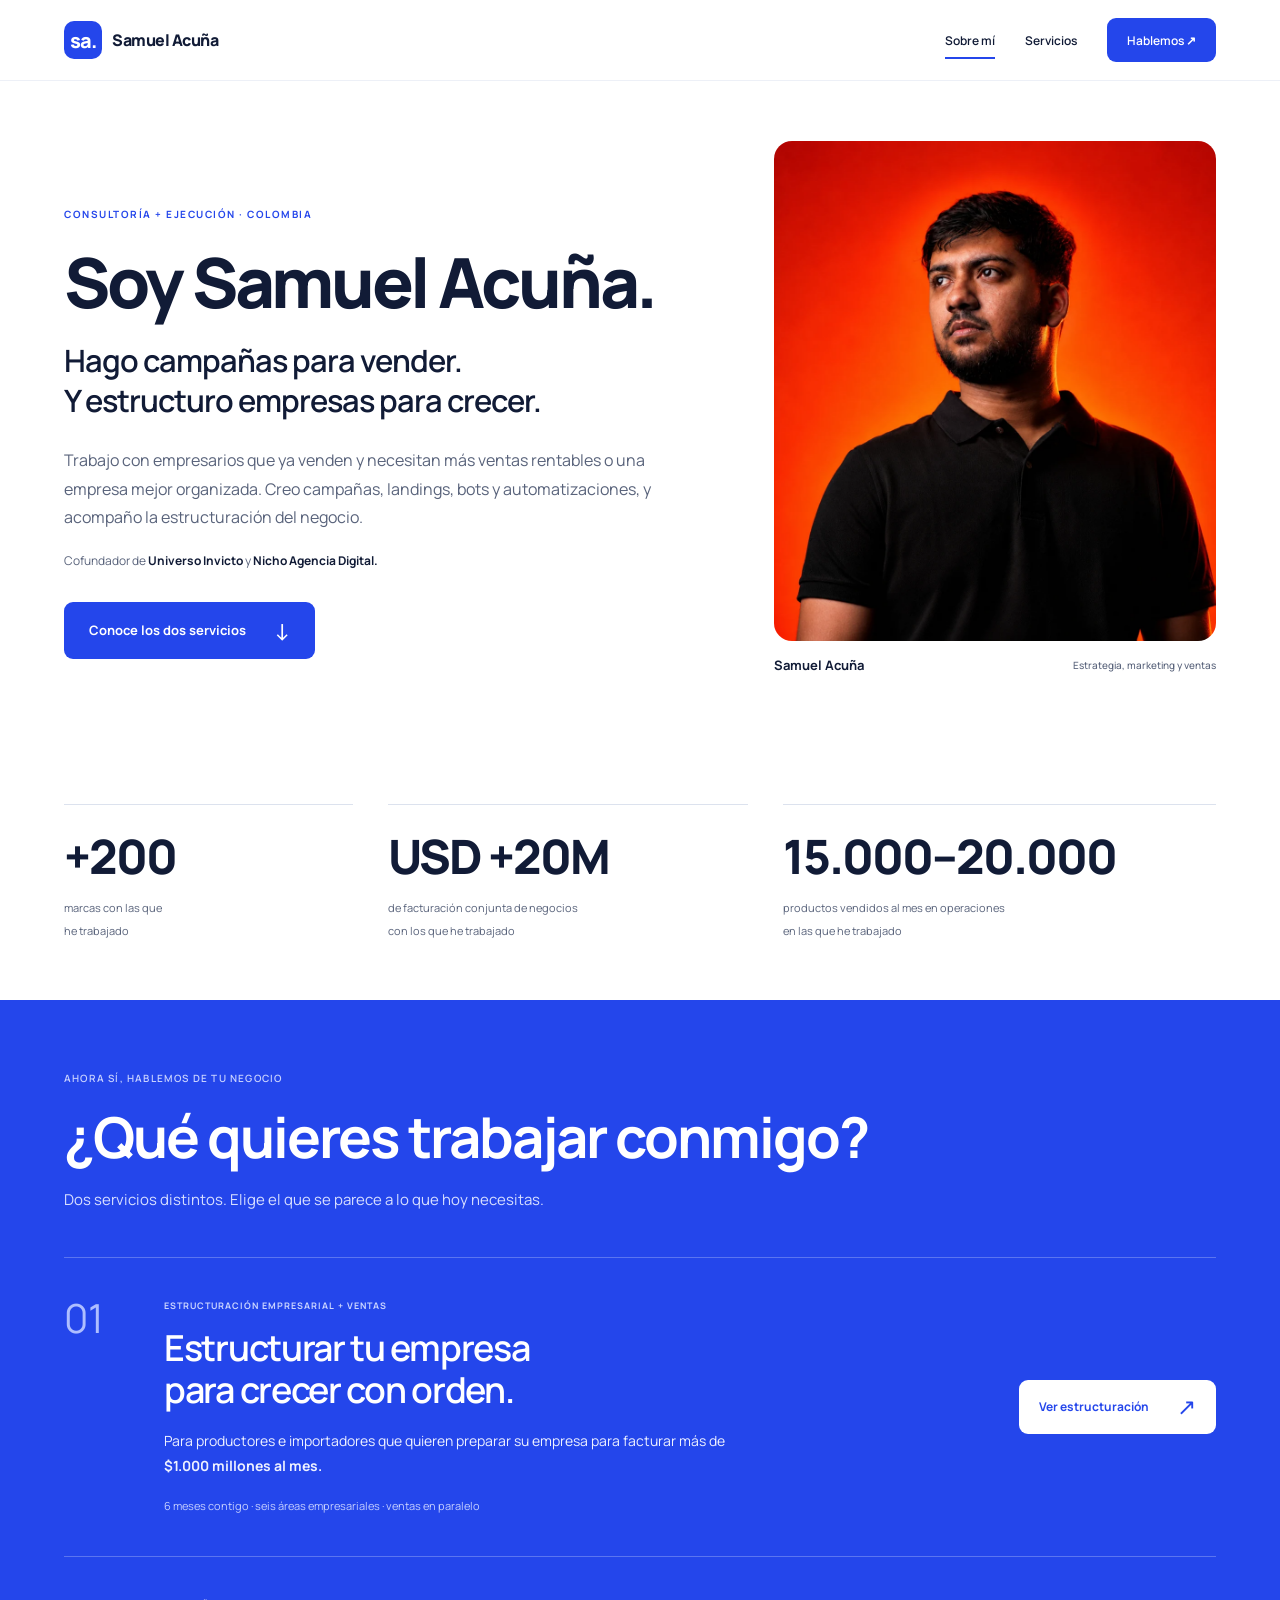
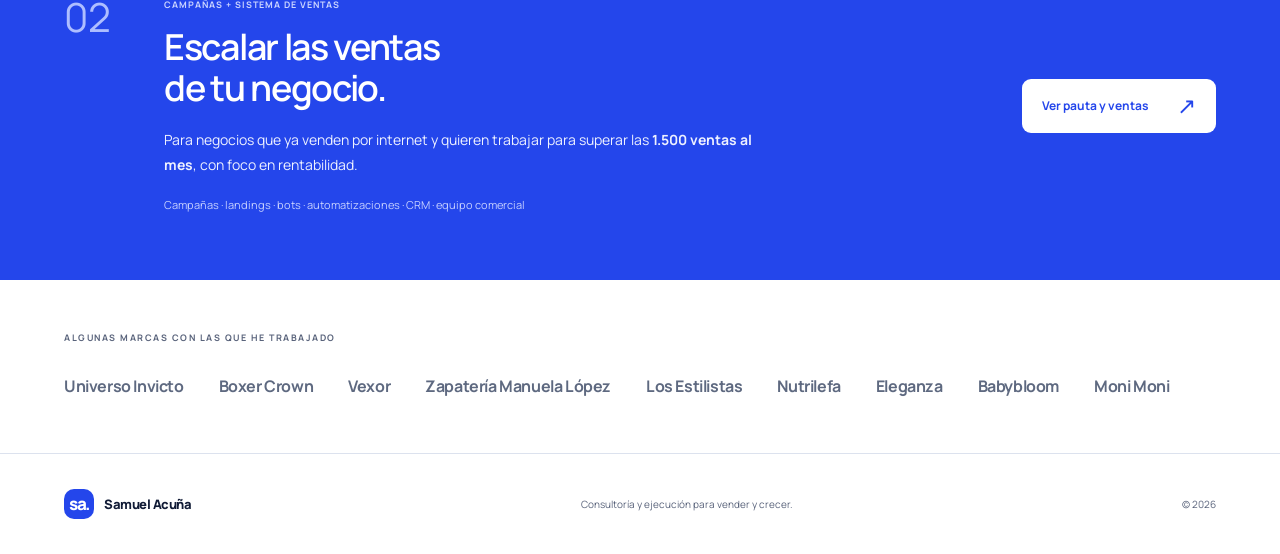
<file: index.html>
<!DOCTYPE html>

<html lang="es-CO">
<head>
<meta charset="utf-8"/><meta content="width=device-width, initial-scale=1" name="viewport"/>
<title>Samuel Acuña — Campañas, ventas y estructuración empresarial</title>
<meta content="Conoce a Samuel Acuña: campañas, landing pages, bots, automatizaciones y acompañamiento para estructurar empresas. Más de 200 marcas en su trayectoria." name="description"/>
<meta content="#2446eb" name="theme-color"/><meta content="website" property="og:type"/><meta content="es_CO" property="og:locale"/><meta content="¿Estructurar tu empresa o escalar tus ventas?" property="og:title"/><meta content="Elige tu camino: estructuración empresarial o pauta y sistema comercial para ventas rentables." property="og:description"/><meta content="https://Samuelacuna12.github.io/samuel-acuna-consultoria/social.png" property="og:image"/><meta content="https://samuelacuna12.github.io/samuel-acuna-consultoria/" property="og:url"/>
<meta content="summary_large_image" name="twitter:card"/><link href="https://Samuelacuna12.github.io/samuel-acuna-consultoria/" rel="canonical"/><link href="favicon.svg" rel="icon" type="image/svg+xml"/><link href="styles.css?v=azul-20261030" rel="stylesheet"/><script defer="" src="app.js?v=azul-20261030"></script>
</head>
<body class="new-design personal-home"><a class="skip" href="#contenido">Saltar al contenido</a><header class="header wrap"><a class="new-brand" href="index.html?v=azul-20261030"><span class="brand-monogram">sa.</span><span>Samuel Acuña</span></a><nav aria-label="Navegación principal"><a href="#presentacion">Sobre mí</a><a href="#servicios">Servicios</a><a class="header-talk" href="https://wa.me/573000357484?text=Hola%20Samuel.%20Quiero%20hablar%20de%20mi%20negocio." rel="noopener noreferrer" target="_blank">Hablemos ↗</a></nav></header><main id="contenido"><section class="intro-section wrap" id="presentacion"><div class="intro-copy"><span class="intro-eyebrow">CONSULTORÍA + EJECUCIÓN · COLOMBIA</span><h1>Soy Samuel Acuña.</h1><h2>Hago campañas para vender.<br/>Y estructuro empresas para crecer.</h2><p>Trabajo con empresarios que ya venden y necesitan más ventas rentables o una empresa mejor organizada. Creo campañas, landings, bots y automatizaciones, y acompaño la estructuración del negocio.</p><p class="founder-line">Cofundador de <strong>Universo Invicto</strong> y <strong>Nicho Agencia Digital.</strong></p><a class="button" href="#servicios">Conoce los dos servicios <span aria-hidden="true">↓</span></a></div><figure class="intro-photo"><img alt="Samuel Acuña" fetchpriority="high" height="1100" src="samuel-acuna.webp" width="1100"/><figcaption><span>Samuel Acuña</span><small>Estrategia, marketing y ventas</small></figcaption></figure></section><section aria-label="Mi trayectoria" class="intro-proof wrap"><div><strong>+200</strong><span>marcas con las que<br/>he trabajado</span></div><div><strong>USD +20M</strong><span>de facturación conjunta de negocios<br/>con los que he trabajado</span></div><div><strong>15.000–20.000</strong><span>productos vendidos al mes en operaciones<br/>en las que he trabajado</span></div></section><section class="service-choice" id="servicios"><div class="wrap"><div class="service-choice-heading"><span>AHORA SÍ, HABLEMOS DE TU NEGOCIO</span><h2>¿Qué quieres trabajar conmigo?</h2><p>Dos servicios distintos. Elige el que se parece a lo que hoy necesitas.</p></div><article class="service-row"><span class="service-index">01</span><div class="service-row-copy"><span class="service-type">ESTRUCTURACIÓN EMPRESARIAL + VENTAS</span><h3>Estructurar tu empresa<br/>para crecer con orden.</h3><p>Para productores e importadores que quieren preparar su empresa para facturar más de <strong>$1.000 millones al mes.</strong></p><div class="service-row-scope">6 meses contigo · seis áreas empresariales · ventas en paralelo</div></div><a class="choice-cta" href="empresa.html?v=azul-20261030">Ver estructuración <span aria-hidden="true">↗</span></a></article><article class="service-row"><span class="service-index">02</span><div class="service-row-copy"><span class="service-type">CAMPAÑAS + SISTEMA DE VENTAS</span><h3>Escalar las ventas<br/>de tu negocio.</h3><p>Para negocios que ya venden por internet y quieren trabajar para superar las <strong>1.500 ventas al mes</strong>, con foco en rentabilidad.</p><div class="service-row-scope">Campañas · landings · bots · automatizaciones · CRM · equipo comercial</div></div><a class="choice-cta" href="ventas.html?v=azul-20261030">Ver pauta y ventas <span aria-hidden="true">↗</span></a></article></div></section><section class="home-client-section wrap"><span class="section-kicker">ALGUNAS MARCAS CON LAS QUE HE TRABAJADO</span><div class="client-names"><span>Universo Invicto</span><span>Boxer Crown</span><span>Vexor</span><span>Zapatería Manuela López</span><span>Los Estilistas</span><span>Nutrilefa</span><span>Eleganza</span><span>Babybloom</span><span>Moni Moni</span></div></section></main><footer class="wrap"><a class="new-brand" href="index.html?v=azul-20261030"><span class="brand-monogram">sa.</span><span>Samuel Acuña</span></a><p>Consultoría y ejecución para vender y crecer.</p><span>© <span id="year">2026</span></span></footer></body></html>
</file>
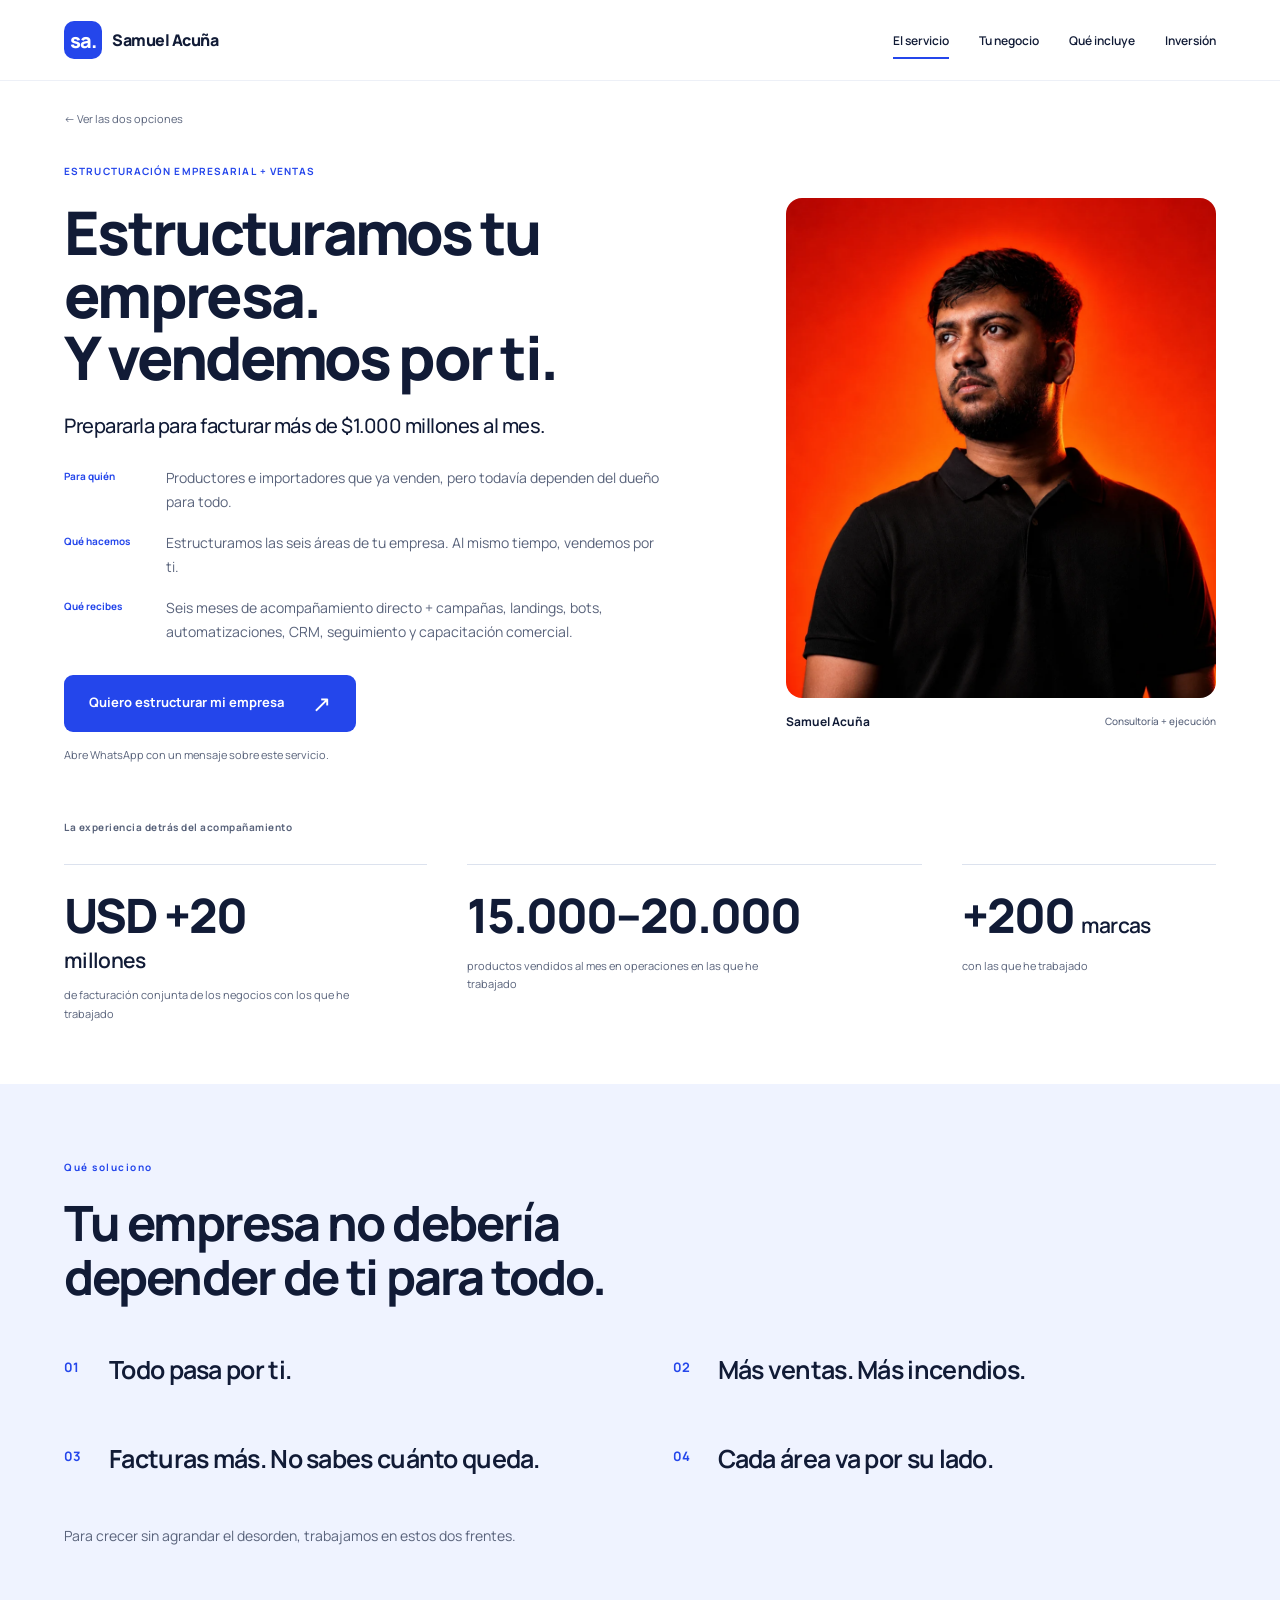
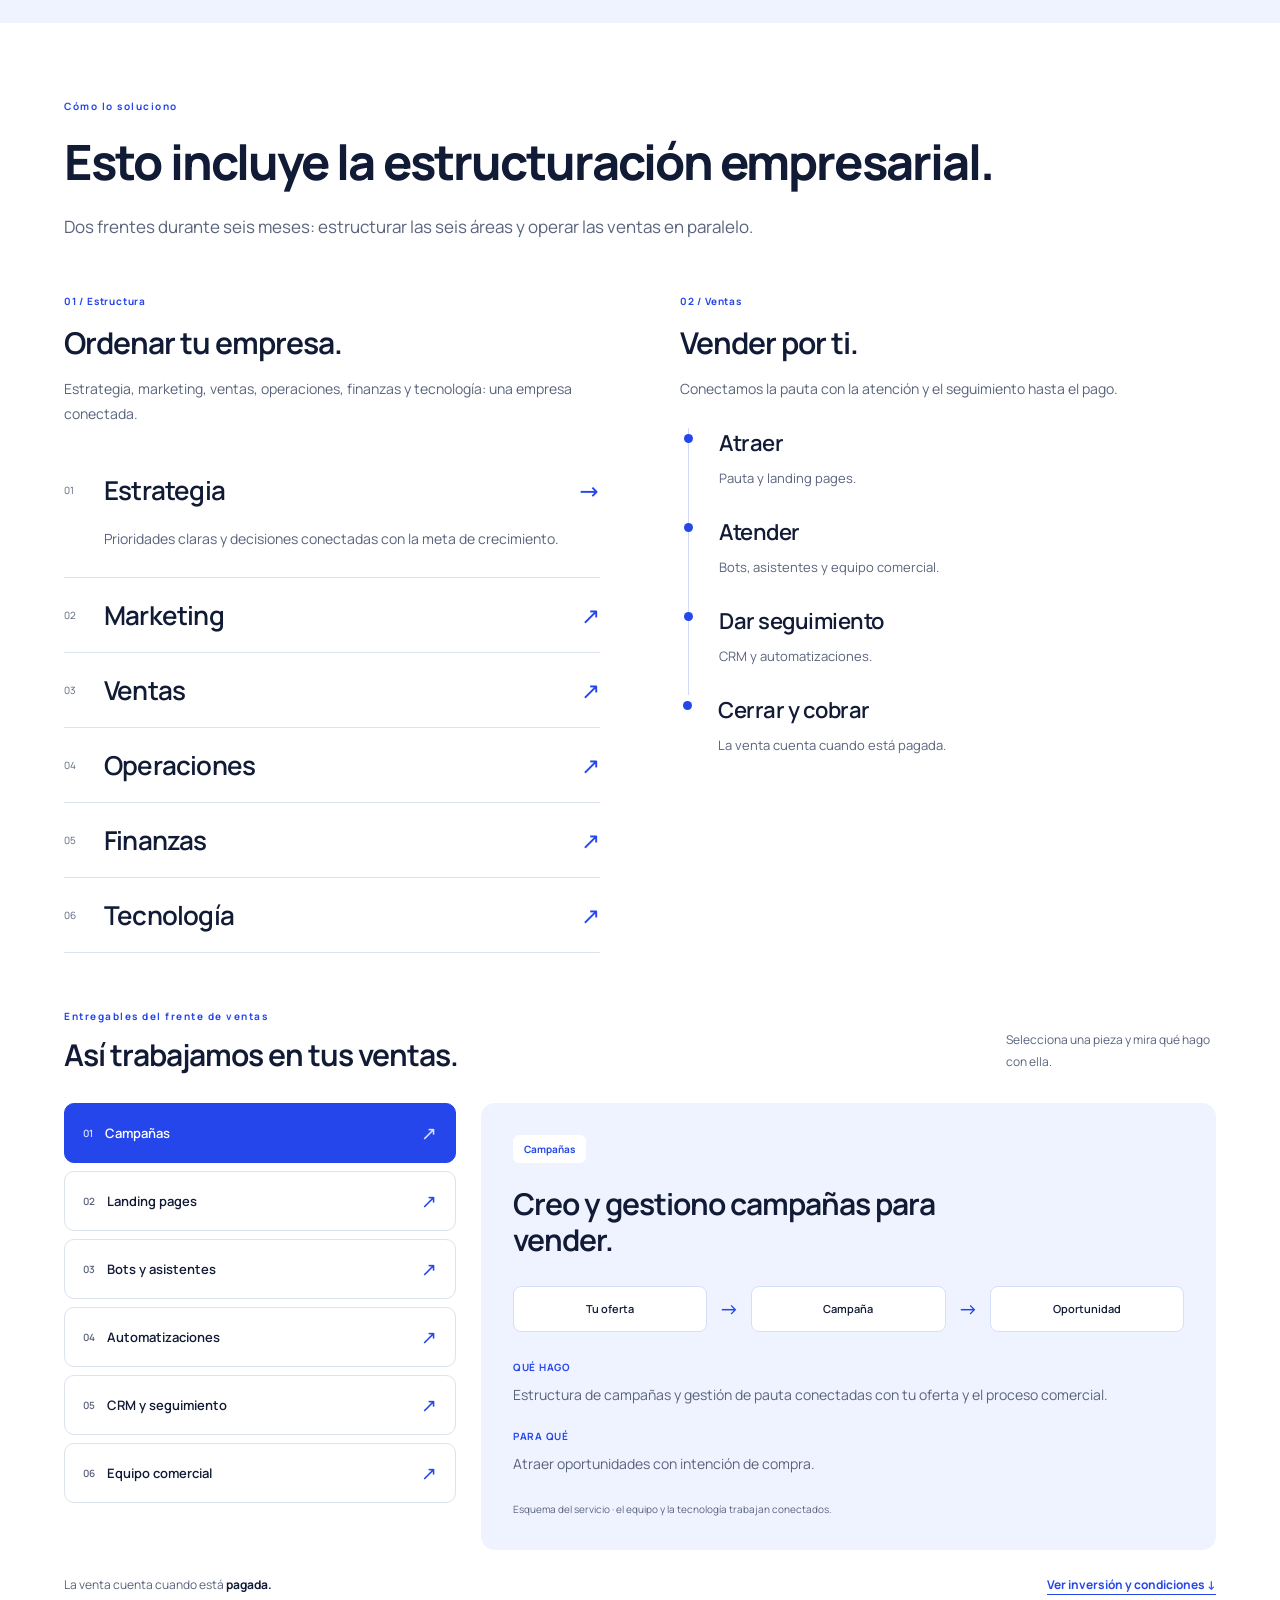
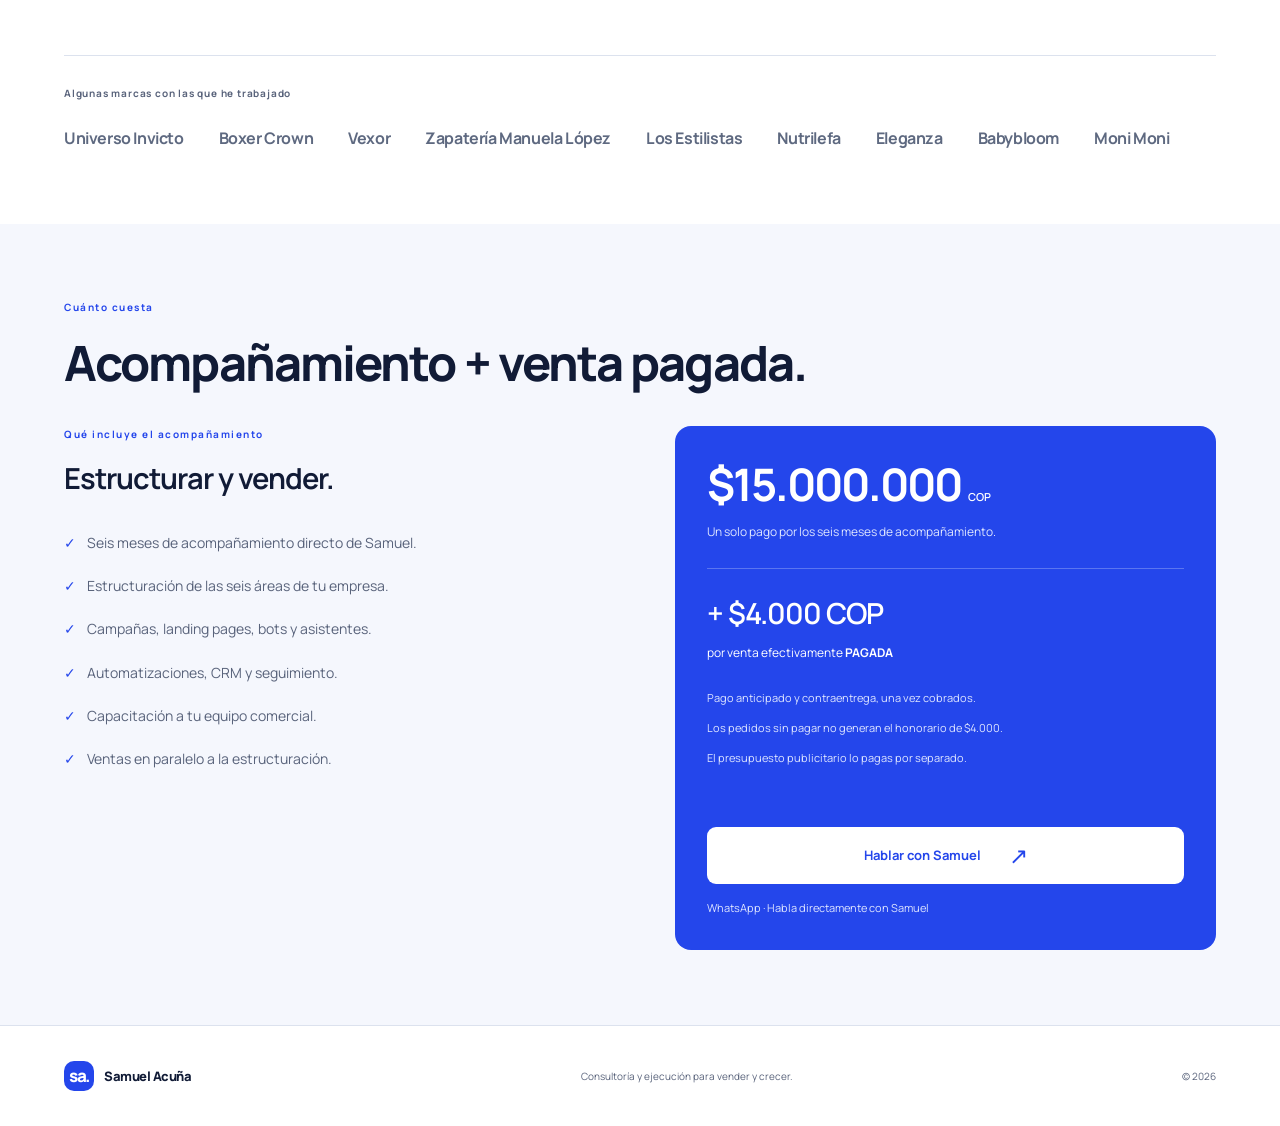
<file: empresa.html>
<!DOCTYPE html>

<html lang="es-CO">
<head>
<meta charset="utf-8"/><meta content="width=device-width, initial-scale=1" name="viewport"/>
<title>Estructura tu empresa para crecer — Samuel Acuña</title>
<meta content="Estructuramos tu empresa y vendemos por ti: seis meses por COP $15.000.000, más COP $4.000 por venta efectivamente pagada." name="description"/>
<meta content="#2446eb" name="theme-color"/><meta content="website" property="og:type"/><meta content="es_CO" property="og:locale"/><meta content="Estructura tu empresa para crecer" property="og:title"/><meta content="Estructuramos tu empresa y vendemos por ti: seis meses por COP $15.000.000, más COP $4.000 por venta efectivamente pagada." property="og:description"/><meta content="https://Samuelacuna12.github.io/samuel-acuna-consultoria/social.png" property="og:image"/><meta content="https://samuelacuna12.github.io/samuel-acuna-consultoria/empresa.html" property="og:url"/>
<meta content="summary_large_image" name="twitter:card"/><link href="https://samuelacuna12.github.io/samuel-acuna-consultoria/empresa.html" rel="canonical"/><link href="favicon.svg" rel="icon" type="image/svg+xml"/><link href="styles.css?v=azul-20261030" rel="stylesheet"/><script defer="" src="app.js?v=azul-20261030"></script>
</head>
<body class="new-design enterprise"><a class="skip" href="#contenido">Saltar al contenido</a><header class="header wrap"><a class="new-brand" href="index.html?v=azul-20261030"><span class="brand-monogram">sa.</span><span>Samuel Acuña</span></a><nav aria-label="Navegación principal"><a href="#quien">El servicio</a><a href="#problemas">Tu negocio</a><a href="#metodo">Qué incluye</a><a href="#inversion">Inversión</a></nav></header><main id="contenido"><section class="route-hero wrap portrait-hero" id="quien"><span class="section-kicker hero-kicker">01 · Quién soy</span><a class="back" href="index.html?v=azul-20261030">← Ver las dos opciones</a><div class="portrait-layout"><div class="portrait-copy"><div class="eyebrow service-label service-enterprise">ESTRUCTURACIÓN EMPRESARIAL + VENTAS</div><h1>Estructuramos tu empresa.<br/>Y vendemos por ti.</h1><div class="route-lead"><p class="hero-goal">Prepararla para facturar más de $1.000 millones al mes.</p><dl class="hero-contract"><dt>Para quién</dt><dd>Productores e importadores que ya venden, pero todavía dependen del dueño para todo.</dd><dt>Qué hacemos</dt><dd>Estructuramos las seis áreas de tu empresa. Al mismo tiempo, vendemos por ti.</dd><dt>Qué recibes</dt><dd>Seis meses de acompañamiento directo + campañas, landings, bots, automatizaciones, CRM, seguimiento y capacitación comercial.</dd></dl><a class="button" href="https://wa.me/573000357484?text=Hola%20Samuel.%20Quiero%20estructurar%20mi%20empresa%20para%20crecer.%20" rel="noopener noreferrer" target="_blank">Quiero estructurar mi empresa <span aria-hidden="true">↗</span></a><p class="contact-note">Abre WhatsApp con un mensaje sobre este servicio.</p></div></div><figure class="portrait"><img alt="Samuel Acuña" decoding="async" fetchpriority="high" height="1100" src="samuel-acuna.webp" width="1100"/><figcaption><span>Samuel Acuña</span><small>Consultoría + ejecución</small></figcaption></figure></div><section class="trajectory"><div class="wrap"><p class="section-kicker">La experiencia detrás del acompañamiento</p><div class="trajectory-grid"><div><strong>USD +20 <span>millones</span></strong><p>de facturación conjunta de los negocios con los que he trabajado</p></div><div><strong>15.000–20.000</strong><p>productos vendidos al mes en operaciones en las que he trabajado</p></div><div class="trajectory-brands"><strong>+200 <span>marcas</span></strong><p>con las que he trabajado</p></div></div></div></section></section><section class="chapter chapter-problemas" id="problemas"><div class="wrap"><span class="section-kicker">Qué soluciono</span><h2 class="chapter-title">Tu empresa no debería depender de ti para todo.</h2><div class="pain-rows"><article><span>01</span><div><h3>Todo pasa por ti.</h3></div></article><article><span>02</span><div><h3>Más ventas. Más incendios.</h3></div></article><article><span>03</span><div><h3>Facturas más. No sabes cuánto queda.</h3></div></article><article><span>04</span><div><h3>Cada área va por su lado.</h3></div></article></div><p class="chapter-bridge">Para crecer sin agrandar el desorden, trabajamos en estos dos frentes.</p></div></section><section class="chapter chapter-metodo" id="metodo"><div class="wrap"><span class="section-kicker">Cómo lo soluciono</span><h2 class="chapter-title">Esto incluye la estructuración empresarial.</h2><p class="section-intro">Dos frentes durante seis meses: estructurar las seis áreas y operar las ventas en paralelo.</p><div class="method-fronts"><div><span class="front-number">01 / Estructura</span><h3>Ordenar tu empresa.</h3><p class="front-intro">Estrategia, marketing, ventas, operaciones, finanzas y tecnología: una empresa conectada.</p><div class="pillars">
<details name="pilares" open=""><summary><span>01</span><h4>Estrategia</h4><b aria-hidden="true">↗</b></summary><div class="pillar-panel"><span class="panel-label">DIRECCIÓN ANTES DE ACELERAR</span><p>Prioridades claras y decisiones conectadas con la meta de crecimiento.</p></div></details>
<details name="pilares"><summary><span>02</span><h4>Marketing</h4><b aria-hidden="true">↗</b></summary><div class="pillar-panel"><span class="panel-label">DE LA ATENCIÓN A LA OPORTUNIDAD</span><p>Propuesta de valor y captación alineadas con tu cliente y tu capacidad.</p></div></details>
<details name="pilares"><summary><span>03</span><h4>Ventas</h4><b aria-hidden="true">↗</b></summary><div class="pillar-panel"><span class="panel-label">UN PROCESO QUE EL EQUIPO ENTIENDA</span><p>Atención, seguimiento y cierre: un proceso claro para el equipo.</p></div></details>
<details name="pilares"><summary><span>04</span><h4>Operaciones</h4><b aria-hidden="true">↗</b></summary><div class="pillar-panel"><span class="panel-label">SOSTENER LO QUE VENDES</span><p>Detectar cuellos de botella y cumplir lo que vendes.</p></div></details>
<details name="pilares"><summary><span>05</span><h4>Finanzas</h4><b aria-hidden="true">↗</b></summary><div class="pillar-panel"><span class="panel-label">CRECER CON CRITERIO ECONÓMICO</span><p>Costos, márgenes y flujo de caja para decidir con criterio.</p></div></details>
<details name="pilares"><summary><span>06</span><h4>Tecnología</h4><b aria-hidden="true">↗</b></summary><div class="pillar-panel"><span class="panel-label">HERRAMIENTAS AL SERVICIO DEL NEGOCIO</span><p>Automatizaciones e IA para conectar información y reducir tareas repetitivas.</p></div></details>
</div></div><div><span class="front-number">02 / Ventas</span><h3>Vender por ti.</h3><p class="front-intro">Conectamos la pauta con la atención y el seguimiento hasta el pago.</p><details class="phone-fold" open=""><summary>Ver el recorrido de venta</summary><ol class="selling-route"><li><strong>Atraer</strong><span>Pauta y landing pages.</span></li><li><strong>Atender</strong><span>Bots, asistentes y equipo comercial.</span></li><li><strong>Dar seguimiento</strong><span>CRM y automatizaciones.</span></li><li><strong>Cerrar y cobrar</strong><span>La venta cuenta cuando está pagada.</span></li></ol></details></div></div><div class="offer-explorer"><div class="explorer-top"><div><span class="explorer-kicker">Entregables del frente de ventas</span><h3>Así trabajamos en tus ventas.</h3></div><p>Selecciona una pieza y mira qué hago con ella.</p></div><div class="explorer-body"><div aria-label="Entregables del sistema de ventas" aria-orientation="vertical" class="offer-tabs" role="tablist"><button aria-controls="offer-panel-0" aria-selected="true" id="offer-tab-0" role="tab" tabindex="0"><span>01</span>Campañas<b aria-hidden="true">↗</b></button><button aria-controls="offer-panel-1" aria-selected="false" id="offer-tab-1" role="tab" tabindex="-1"><span>02</span>Landing pages<b aria-hidden="true">↗</b></button><button aria-controls="offer-panel-2" aria-selected="false" id="offer-tab-2" role="tab" tabindex="-1"><span>03</span>Bots y asistentes<b aria-hidden="true">↗</b></button><button aria-controls="offer-panel-3" aria-selected="false" id="offer-tab-3" role="tab" tabindex="-1"><span>04</span>Automatizaciones<b aria-hidden="true">↗</b></button><button aria-controls="offer-panel-4" aria-selected="false" id="offer-tab-4" role="tab" tabindex="-1"><span>05</span>CRM y seguimiento<b aria-hidden="true">↗</b></button><button aria-controls="offer-panel-5" aria-selected="false" id="offer-tab-5" role="tab" tabindex="-1"><span>06</span>Equipo comercial<b aria-hidden="true">↗</b></button></div><div class="offer-panels"><div aria-labelledby="offer-tab-0" id="offer-panel-0" role="tabpanel" tabindex="0"><span class="panel-tag">Campañas</span><h4>Creo y gestiono campañas para vender.</h4><div aria-label="Tu oferta → Campaña → Oportunidad" class="service-flow"><span>Tu oferta</span><b aria-hidden="true">→</b><span>Campaña</span><b aria-hidden="true">→</b><span>Oportunidad</span></div><dl><dt>Qué hago</dt><dd>Estructura de campañas y gestión de pauta conectadas con tu oferta y el proceso comercial.</dd><dt>Para qué</dt><dd>Atraer oportunidades con intención de compra.</dd></dl><p class="diagram-note">Esquema del servicio · el equipo y la tecnología trabajan conectados.</p></div><div aria-labelledby="offer-tab-1" hidden="" id="offer-panel-1" role="tabpanel" tabindex="0"><span class="panel-tag">Landing pages</span><h4>Construyo la página que recibe al cliente.</h4><div aria-label="Producto → Razones de compra → Acción" class="service-flow"><span>Producto</span><b aria-hidden="true">→</b><span>Razones de compra</span><b aria-hidden="true">→</b><span>Acción</span></div><dl><dt>Qué hago</dt><dd>Presento el producto, sus razones de compra y una acción clara para continuar la venta.</dd><dt>Para qué</dt><dd>Que el clic llegue a una propuesta que se entiende.</dd></dl><p class="diagram-note">Esquema del servicio · el equipo y la tecnología trabajan conectados.</p></div><div aria-labelledby="offer-tab-2" hidden="" id="offer-panel-2" role="tabpanel" tabindex="0"><span class="panel-tag">Bots y asistentes</span><h4>Preparo la atención de las conversaciones.</h4><div aria-label="Pregunta → Respuesta → Equipo comercial" class="service-flow"><span>Pregunta</span><b aria-hidden="true">→</b><span>Respuesta</span><b aria-hidden="true">→</b><span>Equipo comercial</span></div><dl><dt>Qué hago</dt><dd>Implemento bots y asistentes que responden, orientan y apoyan la continuidad con el equipo.</dd><dt>Para qué</dt><dd>Que una oportunidad no se quede esperando una primera respuesta.</dd></dl><p class="diagram-note">Esquema del servicio · el equipo y la tecnología trabajan conectados.</p></div><div aria-labelledby="offer-tab-3" hidden="" id="offer-panel-3" role="tabpanel" tabindex="0"><span class="panel-tag">Automatizaciones</span><h4>Conecto acciones que hoy se hacen a mano.</h4><div aria-label="Evento → Automatización → Siguiente acción" class="service-flow"><span>Evento</span><b aria-hidden="true">→</b><span>Automatización</span><b aria-hidden="true">→</b><span>Siguiente acción</span></div><dl><dt>Qué hago</dt><dd>Configuro automatizaciones entre las herramientas del proceso para que las oportunidades tengan continuidad.</dd><dt>Para qué</dt><dd>Reducir tareas repetitivas y sostener el seguimiento.</dd></dl><p class="diagram-note">Esquema del servicio · el equipo y la tecnología trabajan conectados.</p></div><div aria-labelledby="offer-tab-4" hidden="" id="offer-panel-4" role="tabpanel" tabindex="0"><span class="panel-tag">CRM y seguimiento</span><h4>Organizo las oportunidades hasta el pago.</h4><div aria-label="Oportunidad → Seguimiento → Venta pagada" class="service-flow"><span>Oportunidad</span><b aria-hidden="true">→</b><span>Seguimiento</span><b aria-hidden="true">→</b><span>Venta pagada</span></div><dl><dt>Qué hago</dt><dd>Implemento CRM y seguimiento para saber qué conversación sigue abierta y qué venta está efectivamente pagada.</dd><dt>Para qué</dt><dd>Que el contacto no desaparezca después del primer mensaje.</dd></dl><p class="diagram-note">Esquema del servicio · el equipo y la tecnología trabajan conectados.</p></div><div aria-labelledby="offer-tab-5" hidden="" id="offer-panel-5" role="tabpanel" tabindex="0"><span class="panel-tag">Equipo comercial</span><h4>Capacito a tu equipo para atender y cerrar.</h4><div aria-label="Atender → Dar seguimiento → Cerrar" class="service-flow"><span>Atender</span><b aria-hidden="true">→</b><span>Dar seguimiento</span><b aria-hidden="true">→</b><span>Cerrar</span></div><dl><dt>Qué hago</dt><dd>Trabajo la capacitación del equipo comercial del cliente para aprovechar las oportunidades que llegan.</dd><dt>Para qué</dt><dd>Que la pauta, la tecnología y los vendedores trabajen juntos.</dd></dl><p class="diagram-note">Esquema del servicio · el equipo y la tecnología trabajan conectados.</p></div></div></div><div class="explorer-bottom"><span>La venta cuenta cuando está <strong>pagada.</strong></span><a href="#inversion">Ver inversión y condiciones ↓</a></div></div><div class="client-proof"><p class="proof-label">Algunas marcas con las que he trabajado</p><div class="client-names"><span>Universo Invicto</span><span>Boxer Crown</span><span>Vexor</span><span>Zapatería Manuela López</span><span>Los Estilistas</span><span>Nutrilefa</span><span>Eleganza</span><span>Babybloom</span><span>Moni Moni</span></div></div></div></section><section class="chapter chapter-inversion" id="inversion"><div class="wrap"><span class="section-kicker">Cuánto cuesta</span><h2 class="chapter-title">Acompañamiento + venta pagada.</h2><div class="business-price"><div><span class="micro">Qué incluye el acompañamiento</span><h3>Estructurar y vender.</h3><ul class="scan-list offer-includes"><li>Seis meses de acompañamiento directo de Samuel.</li><li>Estructuración de las seis áreas de tu empresa.</li><li>Campañas, landing pages, bots y asistentes.</li><li>Automatizaciones, CRM y seguimiento.</li><li>Capacitación a tu equipo comercial.</li><li>Ventas en paralelo a la estructuración.</li></ul></div><div><p class="price">$15.000.000 <small>COP</small></p><p class="one-payment">Un solo pago por los seis meses de acompañamiento.</p><div class="fee"><strong>+ $4.000 COP</strong><span>por venta efectivamente <b>PAGADA</b></span></div><p class="contact-note"><span>Pago anticipado y contraentrega, una vez cobrados.</span><span>Los pedidos sin pagar no generan el honorario de $4.000.</span><span>El presupuesto publicitario lo pagas por separado.</span></p><br/><a class="button" href="https://wa.me/573000357484?text=Hola%20Samuel.%20Quiero%20estructurar%20mi%20empresa%20para%20crecer.%20" rel="noopener noreferrer" target="_blank">Hablar con Samuel <span aria-hidden="true">↗</span></a><p class="contact-note">WhatsApp · Habla directamente con Samuel</p></div></div></div></section></main><footer class="wrap"><a class="new-brand" href="index.html?v=azul-20261030"><span class="brand-monogram">sa.</span><span>Samuel Acuña</span></a><p>Consultoría y ejecución para vender y crecer.</p><span>© <span id="year">2026</span></span></footer></body></html>
</file>
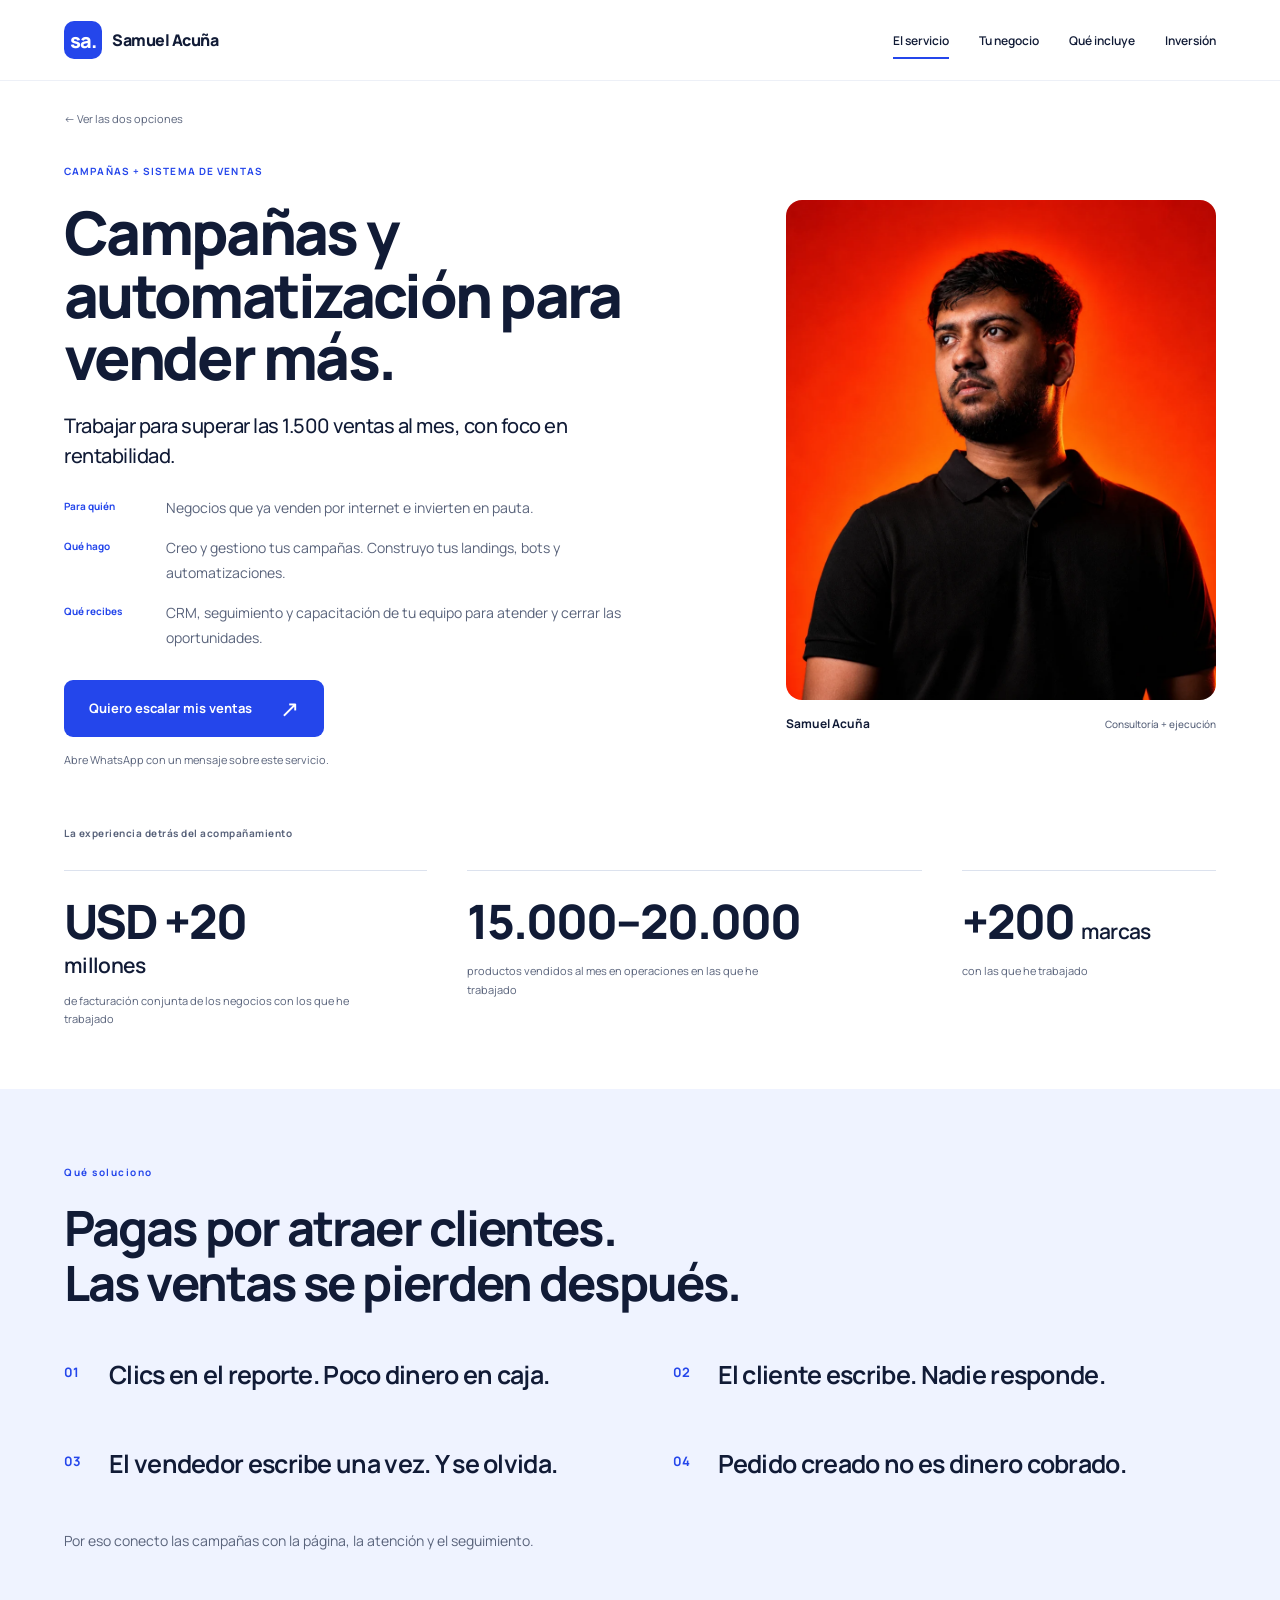
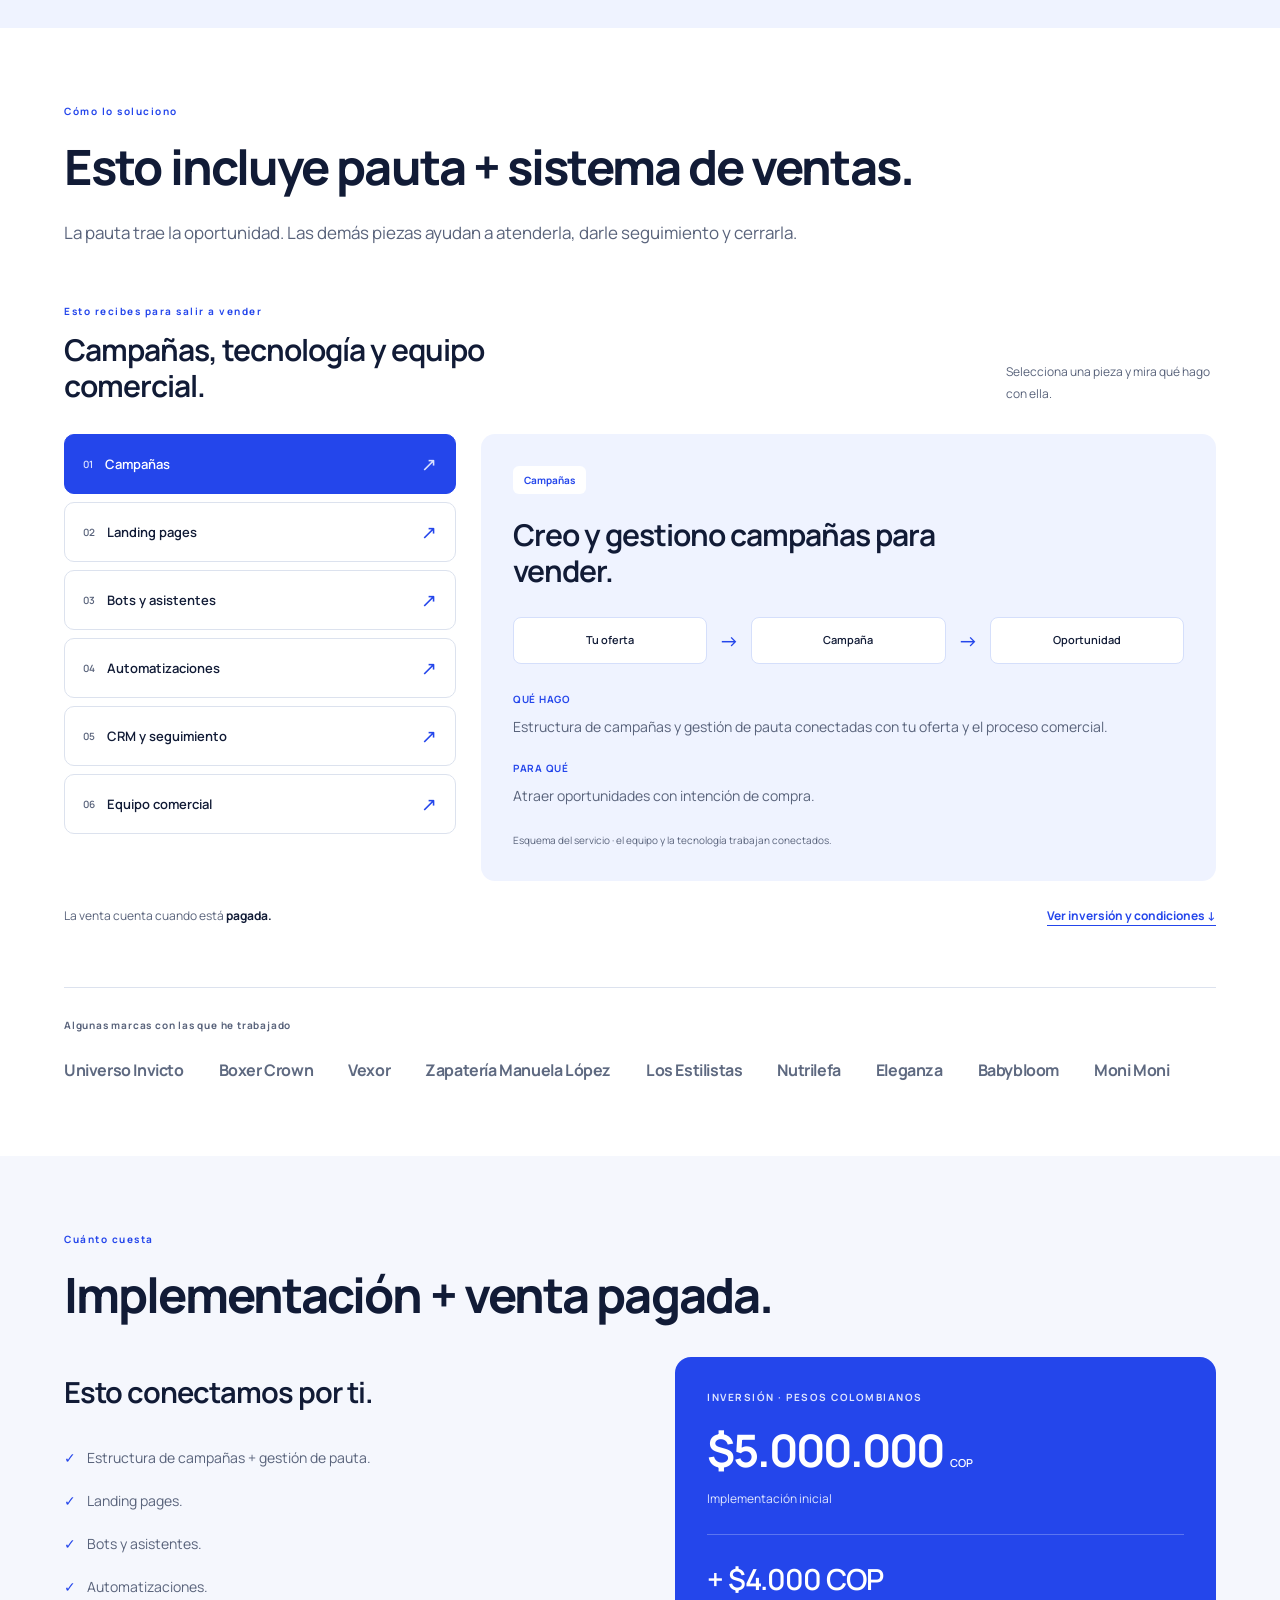
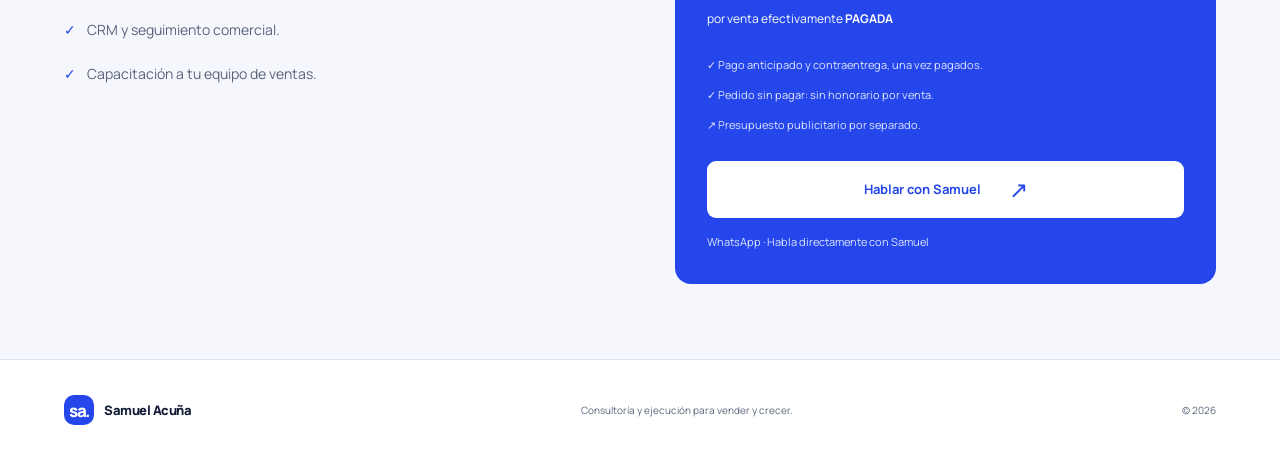
<file: ventas.html>
<!DOCTYPE html>

<html lang="es-CO">
<head>
<meta charset="utf-8"/><meta content="width=device-width, initial-scale=1" name="viewport"/>
<title>Pauta y un sistema para vender con rentabilidad — Samuel Acuña</title>
<meta content="Campañas, bots, CRM, seguimiento y capacitación comercial. COP $5.000.000 de implementación y $4.000 por venta pagada." name="description"/>
<meta content="#2446eb" name="theme-color"/><meta content="website" property="og:type"/><meta content="es_CO" property="og:locale"/><meta content="Pauta y un sistema para vender con rentabilidad" property="og:title"/><meta content="Campañas, bots, CRM, seguimiento y capacitación comercial. COP $5.000.000 de implementación y $4.000 por venta pagada." property="og:description"/><meta content="https://Samuelacuna12.github.io/samuel-acuna-consultoria/social.png" property="og:image"/><meta content="https://samuelacuna12.github.io/samuel-acuna-consultoria/ventas.html" property="og:url"/>
<meta content="summary_large_image" name="twitter:card"/><link href="https://samuelacuna12.github.io/samuel-acuna-consultoria/ventas.html" rel="canonical"/><link href="favicon.svg" rel="icon" type="image/svg+xml"/><link href="styles.css?v=azul-20261030" rel="stylesheet"/><script defer="" src="app.js?v=azul-20261030"></script>
</head>
<body class="new-design sales-page"><a class="skip" href="#contenido">Saltar al contenido</a><header class="header wrap"><a class="new-brand" href="index.html?v=azul-20261030"><span class="brand-monogram">sa.</span><span>Samuel Acuña</span></a><nav aria-label="Navegación principal"><a href="#quien">El servicio</a><a href="#problemas">Tu negocio</a><a href="#metodo">Qué incluye</a><a href="#inversion">Inversión</a></nav></header><main id="contenido"><section class="route-hero wrap portrait-hero" id="quien"><span class="section-kicker hero-kicker">01 · Quién soy</span><a class="back" href="index.html?v=azul-20261030">← Ver las dos opciones</a><div class="portrait-layout"><div class="portrait-copy"><div class="eyebrow service-label service-sales">CAMPAÑAS + SISTEMA DE VENTAS</div><h1>Campañas y automatización para vender más.</h1><div class="route-lead"><p class="hero-goal">Trabajar para superar las 1.500 ventas al mes, con foco en rentabilidad.</p><dl class="hero-contract"><dt>Para quién</dt><dd>Negocios que ya venden por internet e invierten en pauta.</dd><dt>Qué hago</dt><dd>Creo y gestiono tus campañas. Construyo tus landings, bots y automatizaciones.</dd><dt>Qué recibes</dt><dd>CRM, seguimiento y capacitación de tu equipo para atender y cerrar las oportunidades.</dd></dl><a class="button" href="https://wa.me/573000357484?text=Hola%20Samuel.%20Quiero%20pauta%20y%20escalar%20mi%20negocio%20con%20ventas%20rentables.%20" rel="noopener noreferrer" target="_blank">Quiero escalar mis ventas <span aria-hidden="true">↗</span></a><p class="contact-note">Abre WhatsApp con un mensaje sobre este servicio.</p></div></div><figure class="portrait"><img alt="Samuel Acuña" decoding="async" fetchpriority="high" height="1100" src="samuel-acuna.webp" width="1100"/><figcaption><span>Samuel Acuña</span><small>Consultoría + ejecución</small></figcaption></figure></div><section class="trajectory"><div class="wrap"><p class="section-kicker">La experiencia detrás del acompañamiento</p><div class="trajectory-grid"><div><strong>USD +20 <span>millones</span></strong><p>de facturación conjunta de los negocios con los que he trabajado</p></div><div><strong>15.000–20.000</strong><p>productos vendidos al mes en operaciones en las que he trabajado</p></div><div class="trajectory-brands"><strong>+200 <span>marcas</span></strong><p>con las que he trabajado</p></div></div></div></section></section><section class="chapter chapter-problemas" id="problemas"><div class="wrap"><span class="section-kicker">Qué soluciono</span><h2 class="chapter-title">Pagas por atraer clientes.<br/>Las ventas se pierden después.</h2><div class="pain-rows"><article><span>01</span><div><h3>Clics en el reporte. Poco dinero en caja.</h3></div></article><article><span>02</span><div><h3>El cliente escribe. Nadie responde.</h3></div></article><article><span>03</span><div><h3>El vendedor escribe una vez. Y se olvida.</h3></div></article><article><span>04</span><div><h3>Pedido creado no es dinero cobrado.</h3></div></article></div><p class="chapter-bridge">Por eso conecto las campañas con la página, la atención y el seguimiento.</p></div></section><section class="chapter chapter-metodo" id="metodo"><div class="wrap"><span class="section-kicker">Cómo lo soluciono</span><h2 class="chapter-title">Esto incluye pauta + sistema de ventas.</h2><p class="section-intro">La pauta trae la oportunidad. Las demás piezas ayudan a atenderla, darle seguimiento y cerrarla.</p><div class="offer-explorer"><div class="explorer-top"><div><span class="explorer-kicker">Esto recibes para salir a vender</span><h3>Campañas, tecnología y equipo comercial.</h3></div><p>Selecciona una pieza y mira qué hago con ella.</p></div><div class="explorer-body"><div aria-label="Entregables del sistema de ventas" aria-orientation="vertical" class="offer-tabs" role="tablist"><button aria-controls="offer-panel-0" aria-selected="true" id="offer-tab-0" role="tab" tabindex="0"><span>01</span>Campañas<b aria-hidden="true">↗</b></button><button aria-controls="offer-panel-1" aria-selected="false" id="offer-tab-1" role="tab" tabindex="-1"><span>02</span>Landing pages<b aria-hidden="true">↗</b></button><button aria-controls="offer-panel-2" aria-selected="false" id="offer-tab-2" role="tab" tabindex="-1"><span>03</span>Bots y asistentes<b aria-hidden="true">↗</b></button><button aria-controls="offer-panel-3" aria-selected="false" id="offer-tab-3" role="tab" tabindex="-1"><span>04</span>Automatizaciones<b aria-hidden="true">↗</b></button><button aria-controls="offer-panel-4" aria-selected="false" id="offer-tab-4" role="tab" tabindex="-1"><span>05</span>CRM y seguimiento<b aria-hidden="true">↗</b></button><button aria-controls="offer-panel-5" aria-selected="false" id="offer-tab-5" role="tab" tabindex="-1"><span>06</span>Equipo comercial<b aria-hidden="true">↗</b></button></div><div class="offer-panels"><div aria-labelledby="offer-tab-0" id="offer-panel-0" role="tabpanel" tabindex="0"><span class="panel-tag">Campañas</span><h4>Creo y gestiono campañas para vender.</h4><div aria-label="Tu oferta → Campaña → Oportunidad" class="service-flow"><span>Tu oferta</span><b aria-hidden="true">→</b><span>Campaña</span><b aria-hidden="true">→</b><span>Oportunidad</span></div><dl><dt>Qué hago</dt><dd>Estructura de campañas y gestión de pauta conectadas con tu oferta y el proceso comercial.</dd><dt>Para qué</dt><dd>Atraer oportunidades con intención de compra.</dd></dl><p class="diagram-note">Esquema del servicio · el equipo y la tecnología trabajan conectados.</p></div><div aria-labelledby="offer-tab-1" hidden="" id="offer-panel-1" role="tabpanel" tabindex="0"><span class="panel-tag">Landing pages</span><h4>Construyo la página que recibe al cliente.</h4><div aria-label="Producto → Razones de compra → Acción" class="service-flow"><span>Producto</span><b aria-hidden="true">→</b><span>Razones de compra</span><b aria-hidden="true">→</b><span>Acción</span></div><dl><dt>Qué hago</dt><dd>Presento el producto, sus razones de compra y una acción clara para continuar la venta.</dd><dt>Para qué</dt><dd>Que el clic llegue a una propuesta que se entiende.</dd></dl><p class="diagram-note">Esquema del servicio · el equipo y la tecnología trabajan conectados.</p></div><div aria-labelledby="offer-tab-2" hidden="" id="offer-panel-2" role="tabpanel" tabindex="0"><span class="panel-tag">Bots y asistentes</span><h4>Preparo la atención de las conversaciones.</h4><div aria-label="Pregunta → Respuesta → Equipo comercial" class="service-flow"><span>Pregunta</span><b aria-hidden="true">→</b><span>Respuesta</span><b aria-hidden="true">→</b><span>Equipo comercial</span></div><dl><dt>Qué hago</dt><dd>Implemento bots y asistentes que responden, orientan y apoyan la continuidad con el equipo.</dd><dt>Para qué</dt><dd>Que una oportunidad no se quede esperando una primera respuesta.</dd></dl><p class="diagram-note">Esquema del servicio · el equipo y la tecnología trabajan conectados.</p></div><div aria-labelledby="offer-tab-3" hidden="" id="offer-panel-3" role="tabpanel" tabindex="0"><span class="panel-tag">Automatizaciones</span><h4>Conecto acciones que hoy se hacen a mano.</h4><div aria-label="Evento → Automatización → Siguiente acción" class="service-flow"><span>Evento</span><b aria-hidden="true">→</b><span>Automatización</span><b aria-hidden="true">→</b><span>Siguiente acción</span></div><dl><dt>Qué hago</dt><dd>Configuro automatizaciones entre las herramientas del proceso para que las oportunidades tengan continuidad.</dd><dt>Para qué</dt><dd>Reducir tareas repetitivas y sostener el seguimiento.</dd></dl><p class="diagram-note">Esquema del servicio · el equipo y la tecnología trabajan conectados.</p></div><div aria-labelledby="offer-tab-4" hidden="" id="offer-panel-4" role="tabpanel" tabindex="0"><span class="panel-tag">CRM y seguimiento</span><h4>Organizo las oportunidades hasta el pago.</h4><div aria-label="Oportunidad → Seguimiento → Venta pagada" class="service-flow"><span>Oportunidad</span><b aria-hidden="true">→</b><span>Seguimiento</span><b aria-hidden="true">→</b><span>Venta pagada</span></div><dl><dt>Qué hago</dt><dd>Implemento CRM y seguimiento para saber qué conversación sigue abierta y qué venta está efectivamente pagada.</dd><dt>Para qué</dt><dd>Que el contacto no desaparezca después del primer mensaje.</dd></dl><p class="diagram-note">Esquema del servicio · el equipo y la tecnología trabajan conectados.</p></div><div aria-labelledby="offer-tab-5" hidden="" id="offer-panel-5" role="tabpanel" tabindex="0"><span class="panel-tag">Equipo comercial</span><h4>Capacito a tu equipo para atender y cerrar.</h4><div aria-label="Atender → Dar seguimiento → Cerrar" class="service-flow"><span>Atender</span><b aria-hidden="true">→</b><span>Dar seguimiento</span><b aria-hidden="true">→</b><span>Cerrar</span></div><dl><dt>Qué hago</dt><dd>Trabajo la capacitación del equipo comercial del cliente para aprovechar las oportunidades que llegan.</dd><dt>Para qué</dt><dd>Que la pauta, la tecnología y los vendedores trabajen juntos.</dd></dl><p class="diagram-note">Esquema del servicio · el equipo y la tecnología trabajan conectados.</p></div></div></div><div class="explorer-bottom"><span>La venta cuenta cuando está <strong>pagada.</strong></span><a href="#inversion">Ver inversión y condiciones ↓</a></div></div><div class="client-proof"><p class="proof-label">Algunas marcas con las que he trabajado</p><div class="client-names"><span>Universo Invicto</span><span>Boxer Crown</span><span>Vexor</span><span>Zapatería Manuela López</span><span>Los Estilistas</span><span>Nutrilefa</span><span>Eleganza</span><span>Babybloom</span><span>Moni Moni</span></div></div></div></section><section class="chapter chapter-inversion" id="inversion"><div class="wrap"><span class="section-kicker">Cuánto cuesta</span><h2 class="chapter-title">Implementación + venta pagada.</h2><div class="sales-bottom"><div class="included"><h3>Esto conectamos por ti.</h3><ul class="scan-list"><li>Estructura de campañas + gestión de pauta.</li><li>Landing pages.</li><li>Bots y asistentes.</li><li>Automatizaciones.</li><li>CRM y seguimiento comercial.</li><li>Capacitación a tu equipo de ventas.</li></ul></div><div class="price-block"><span class="micro">INVERSIÓN · PESOS COLOMBIANOS</span><p class="price">$5.000.000 <small>COP</small></p><p>Implementación inicial</p><div class="fee"><strong>+ $4.000 COP</strong><span>por venta efectivamente <b>PAGADA</b></span></div><p class="terms"><span>✓ Pago anticipado y contraentrega, una vez pagados.</span><span>✓ Pedido sin pagar: sin honorario por venta.</span><span>↗ Presupuesto publicitario por separado.</span></p><a class="button" href="https://wa.me/573000357484?text=Hola%20Samuel.%20Quiero%20pauta%20y%20escalar%20mi%20negocio%20con%20ventas%20rentables.%20" rel="noopener noreferrer" target="_blank">Hablar con Samuel <span aria-hidden="true">↗</span></a><p class="contact-note">WhatsApp · Habla directamente con Samuel</p></div></div></div></section></main><footer class="wrap"><a class="new-brand" href="index.html?v=azul-20261030"><span class="brand-monogram">sa.</span><span>Samuel Acuña</span></a><p>Consultoría y ejecución para vender y crecer.</p><span>© <span id="year">2026</span></span></footer></body></html>
</file>
<file: styles.css>
@font-face{font-family:Manrope;src:url('fonts/manrope.woff2') format('woff2');font-style:normal;font-weight:200 800;font-display:swap}:root{--blue:#2446eb;--ink:#111b36;--muted:#59637b;--sky:#eff3ff;--line:#dce2ee;--space:clamp(22px,5vw,76px)}*{box-sizing:border-box}html{scroll-behavior:smooth;scroll-padding-top:100px}body{margin:0;background:#fff;color:var(--ink);font-family:Manrope,Arial,sans-serif;-webkit-font-smoothing:antialiased}h1,h2,h3,h4,p,figure{margin:0}a{color:inherit;text-decoration:none}button{font:inherit}a,button,summary{-webkit-tap-highlight-color:transparent}a:focus-visible,button:focus-visible,summary:focus-visible,[tabindex]:focus-visible{outline:3px solid #ff9d67;outline-offset:5px}::selection{background:#d5deff}.wrap{max-width:1400px;margin:auto;padding-left:var(--space);padding-right:var(--space)}.header{position:sticky;top:0;z-index:8;max-width:none;padding:18px var(--space);background:#ffffffef;backdrop-filter:blur(15px);display:flex;justify-content:space-between;align-items:center;gap:25px;border-bottom:1px solid #edf0f7}.new-brand{display:flex;align-items:center;gap:10px;white-space:nowrap;font-size:16px;font-weight:800;letter-spacing:-.5px}.brand-monogram{width:38px;height:38px;display:grid;place-items:center;background:var(--blue);color:#fff;font-size:20px;font-weight:800;letter-spacing:-1.3px;border-radius:10px}nav{display:flex;align-items:center;gap:30px}nav a{min-height:44px;display:flex;align-items:center;font-size:12px;font-weight:600;position:relative}nav a:not(.header-talk):after{content:'';height:2px;background:var(--blue);position:absolute;left:0;right:100%;bottom:3px;transition:right 140ms ease-out}nav a:hover:after,nav a[aria-current]:after{right:0!important}.header-talk{padding:10px 20px;background:var(--blue);color:#fff;border-radius:9px}.button,.choice-cta{display:flex;align-items:center;justify-content:center;gap:28px;min-height:54px;padding:17px 25px;background:var(--blue);color:#fff;width:fit-content;border-radius:9px;font-size:13px;font-weight:700;line-height:1.5;transition:transform 130ms ease-out,background-color 130ms ease-out}.button:hover,.choice-cta:hover{transform:translateY(-2px);background:#1735cd}.button span,.choice-cta span{font-size:23px;font-weight:500;line-height:1}.intro-section{display:grid;grid-template-columns:1.18fr .82fr;align-items:center;gap:75px;padding-top:60px;padding-bottom:55px}.intro-eyebrow,.section-kicker,.micro,.panel-label,.service-type,.explorer-kicker{display:block;font-size:10px;font-weight:700;letter-spacing:1.5px;line-height:1.7;color:var(--blue)}.intro-copy h1{font-size:clamp(44px,5.4vw,76px);line-height:1.04;letter-spacing:-3.3px;font-weight:800;margin:23px 0}.intro-copy h2{font-size:clamp(22px,2.4vw,32px);font-weight:600;letter-spacing:-1px;line-height:1.3;max-width:650px;margin-bottom:25px}.intro-copy>p{font-size:16px;line-height:1.8;color:var(--muted);max-width:610px}.intro-copy .founder-line{font-size:12px;line-height:1.8;margin-top:18px;max-width:490px}.founder-line strong{color:var(--ink);font-weight:700}.intro-copy .button{margin-top:30px}.intro-photo{position:relative;max-width:460px;justify-self:end;width:100%;padding-bottom:50px}.intro-photo img{display:block;width:100%;height:500px;object-fit:cover;object-position:50% 40%;border-radius:18px}.intro-photo figcaption,.portrait figcaption{display:flex;justify-content:space-between;gap:20px;align-items:center;padding-top:15px;font-size:13px;font-weight:700}.intro-photo figcaption small,.portrait figcaption small{font-size:10px;color:var(--muted);font-weight:500}.intro-proof{display:grid;grid-template-columns:.8fr 1fr 1.2fr;gap:35px;padding-top:25px;padding-bottom:60px}.intro-proof>div{padding-top:25px;border-top:1px solid var(--line)}.intro-proof strong{display:block;font-size:clamp(28px,3.7vw,48px);font-weight:800;letter-spacing:-2px;line-height:1.1;margin-bottom:13px}.intro-proof span{font-size:11px;line-height:1.7;color:var(--muted)}.service-choice{background:var(--blue);color:#fff;padding:65px 0 25px}.service-choice-heading>span{font-size:10px;font-weight:600;letter-spacing:1.2px;color:#c9d2ff}.service-choice-heading h2{font-size:clamp(33px,4.4vw,57px);font-weight:700;line-height:1.12;letter-spacing:-2px;margin:18px 0}.service-choice-heading>p{color:#d8dfff;font-size:15px;line-height:1.7;margin-bottom:45px}.service-row{display:grid;grid-template-columns:70px 1fr auto;gap:30px;align-items:center;padding:40px 0;border-top:1px solid #ffffff40}.service-index{font-size:40px;font-weight:400;color:#aebeff;align-self:start;line-height:1}.service-type{color:#cbd5ff;font-size:9px;letter-spacing:1px}.service-row h3{font-size:clamp(26px,2.8vw,38px);font-weight:600;letter-spacing:-1.3px;line-height:1.15;margin:14px 0 18px}.service-row-copy>p{font-size:14px;line-height:1.8;max-width:590px;color:#eef1ff}.service-row-scope{font-size:11px;line-height:1.8;max-width:580px;color:#c6d0ff;margin-top:18px}.choice-cta{background:#fff;color:var(--blue);font-size:12px;padding:15px 20px;white-space:nowrap}.choice-cta:hover{background:#edf1ff}.home-client-section{padding-top:50px;padding-bottom:55px}.home-client-section>.section-kicker{color:var(--muted);font-size:9px;margin-bottom:30px}.client-names{display:flex;align-items:center;justify-content:flex-start;flex-wrap:wrap;gap:20px 35px}.client-names span{font-size:16px;font-weight:700;line-height:1.4;color:#5e6980;letter-spacing:-.4px}.back{display:inline-block;font-size:11px;color:var(--muted);padding:12px 0;margin-bottom:25px}.route-hero{padding-top:18px;padding-bottom:60px}.hero-kicker{display:none}.portrait-layout{display:grid;grid-template-columns:1.16fr .84fr;gap:70px;align-items:center}.service-label{font-size:10px;font-weight:700;letter-spacing:1.1px;line-height:1.6;display:block;color:var(--blue)}.portrait-copy h1{font-size:clamp(39px,4.7vw,64px);font-weight:800;line-height:1.04;letter-spacing:-2.7px;margin:22px 0}.route-lead .hero-goal{font-size:20px;font-weight:500;line-height:1.5;letter-spacing:-.5px;max-width:570px;margin-bottom:25px}.hero-contract{display:grid;grid-template-columns:82px 1fr;gap:16px 20px;margin:0 0 30px;max-width:600px}.hero-contract dt{font-size:10px;color:var(--blue);font-weight:700;line-height:1.7;padding-top:2px}.hero-contract dd{font-size:14px;color:var(--muted);line-height:1.75;margin:0}.contact-note{font-size:11px;line-height:1.7;color:var(--muted);margin-top:14px}.portrait{max-width:430px;width:100%;justify-self:end}.portrait img{display:block;width:100%;height:500px;object-fit:cover;object-position:50% 40%;border-radius:16px}.portrait figcaption{font-size:12px}.portrait figcaption span{display:block}.trajectory{margin-top:55px}.trajectory .wrap{padding:0}.trajectory .section-kicker{font-size:10px;color:var(--muted);letter-spacing:.5px;margin-bottom:28px}.trajectory-grid{display:grid;grid-template-columns:1fr 1.25fr .7fr;gap:40px}.trajectory-grid>div{border-top:1px solid var(--line);padding-top:25px}.trajectory strong{font-size:clamp(32px,3.7vw,50px);font-weight:800;line-height:1.08;letter-spacing:-2px;display:block}.trajectory strong span{font-size:21px;font-weight:600;letter-spacing:-.7px;display:block;margin-top:7px}.trajectory-brands strong span{display:inline}.trajectory p{font-size:11px;line-height:1.7;color:var(--muted);margin-top:15px;max-width:330px}.chapter{padding:75px 0}.chapter-title{font-size:clamp(31px,3.8vw,51px);font-weight:750;letter-spacing:-1.9px;line-height:1.12;max-width:950px;margin:20px 0 35px;text-wrap:balance}.chapter-problemas{background:var(--sky)}.section-intro{font-size:17px;line-height:1.8;color:var(--muted);max-width:750px;margin-top:-12px;margin-bottom:40px}.pain-rows{display:grid;grid-template-columns:1fr 1fr;gap:30px 65px}.pain-rows article{display:flex;align-items:flex-start;gap:20px;padding:12px 0}.pain-rows article>span{font-size:13px;color:var(--blue);font-weight:700;min-width:25px;padding-top:6px}.pain-rows h3{font-size:25px;font-weight:650;letter-spacing:-.7px;line-height:1.4;max-width:470px}.chapter-bridge{font-size:14px;color:var(--muted);line-height:1.8;max-width:750px;margin-top:35px}.method-fronts{display:grid;grid-template-columns:1fr 1fr;gap:80px;margin-top:45px}.front-number{font-size:10px;color:var(--blue);font-weight:700;letter-spacing:.8px}.method-fronts h3{font-size:30px;font-weight:650;letter-spacing:-1px;line-height:1.2;margin:15px 0}.front-intro{font-size:14px;line-height:1.8;color:var(--muted);margin-bottom:27px}.pillars details{border-bottom:1px solid var(--line)}.pillars summary{display:flex;align-items:center;gap:15px;padding:19px 0;list-style:none;cursor:pointer}.pillars summary::-webkit-details-marker{display:none}.pillars summary>span{font-size:10px;color:var(--muted);min-width:25px}.pillars h4{font-size:26px;font-weight:600;letter-spacing:-.8px}.pillars summary b{margin-left:auto;font-size:23px;font-weight:400;color:var(--blue);transition:transform 160ms ease-out}.pillars details[open] summary b{transform:rotate(45deg)}.pillar-panel{padding:0 0 25px 40px;animation:fade-in 160ms ease-out}.panel-label{display:none}.pillar-panel p{font-size:14px;color:var(--muted);line-height:1.75}.selling-route{list-style:none;padding:0;margin:0}.selling-route li{position:relative;margin-left:8px;padding:0 0 28px 30px;border-left:1px solid #d0d9f8}.selling-route li:before{content:'';width:9px;height:9px;border-radius:50%;position:absolute;left:-5px;top:6px;background:var(--blue)}.selling-route li:last-child{border:0;padding-bottom:0}.selling-route strong{display:block;font-size:22px;font-weight:600;letter-spacing:-.5px;margin-bottom:8px}.selling-route span{font-size:13px;line-height:1.7;color:var(--muted)}.phone-fold summary{font-size:13px;min-height:44px;padding:12px 0;cursor:pointer;margin-bottom:15px}.offer-explorer{margin-top:55px}.explorer-top{display:flex;justify-content:space-between;align-items:end;gap:35px;margin-bottom:30px}.explorer-kicker{font-size:10px}.explorer-top h3{font-size:30px;font-weight:650;letter-spacing:-1px;line-height:1.2;max-width:550px;margin-top:12px}.explorer-top>p{font-size:12px;color:var(--muted);line-height:1.8;max-width:210px}.explorer-body{display:grid;grid-template-columns:.8fr 1.5fr;gap:25px}.offer-tabs{display:flex;flex-direction:column;gap:8px}.offer-tabs button{display:flex;align-items:center;gap:12px;text-align:left;min-height:56px;padding:16px 18px;border:1px solid var(--line);border-radius:10px;background:#fff;color:var(--ink);font-size:13px;font-weight:600;cursor:pointer;transition:background-color 120ms ease-out,color 120ms ease-out,border-color 120ms ease-out}.offer-tabs button>span{font-size:10px;color:var(--muted)}.offer-tabs button>b{margin-left:auto;color:var(--blue);font-size:19px;font-weight:400}.offer-tabs button[aria-selected=true],.offer-tabs button[aria-expanded=true]{background:var(--blue);border-color:var(--blue);color:#fff}.offer-tabs button[aria-selected=true]>span,.offer-tabs button[aria-selected=true]>b,.offer-tabs button[aria-expanded=true]>b{color:#d9e1ff}.offer-tabs button:hover:not([aria-selected=true]):not([aria-expanded=true]){background:var(--sky)}.offer-panels{min-width:0;padding:32px;background:var(--sky);border-radius:14px}.offer-panels[hidden]{display:none!important}.offer-panels [hidden]{display:none!important}.panel-tag{display:inline-block;background:#fff;color:var(--blue);padding:7px 11px;border-radius:6px;font-size:10px;font-weight:700;margin-bottom:23px}.offer-panels h4{font-size:30px;line-height:1.2;font-weight:650;letter-spacing:-1px;max-width:500px}.service-flow{display:flex;align-items:center;gap:12px;margin:28px 0}.service-flow>span{flex:1;font-size:11px;font-weight:600;line-height:1.5;text-align:center;padding:14px 10px;background:#fff;border:1px solid #d5dffb;border-radius:8px}.service-flow>b{font-size:20px;font-weight:500;color:var(--blue)}.offer-panels dl{margin:0}.offer-panels dt{font-size:10px;letter-spacing:.7px;text-transform:uppercase;font-weight:700;color:var(--blue);margin:22px 0 8px}.offer-panels dd{margin:0;font-size:14px;line-height:1.8;color:var(--muted)}.diagram-note{font-size:10px;color:var(--muted);line-height:1.7;margin-top:24px}.explorer-bottom{display:flex;justify-content:space-between;gap:25px;align-items:center;margin-top:25px;font-size:12px;line-height:1.7;color:var(--muted)}.explorer-bottom strong{color:var(--ink)}.explorer-bottom a{color:var(--blue);font-weight:700;text-decoration:underline;text-underline-offset:5px}.client-proof{margin-top:60px;padding-top:30px;border-top:1px solid var(--line)}.proof-label{font-size:10px;font-weight:700;letter-spacing:.8px;color:var(--muted);margin-bottom:27px}.chapter-inversion{background:#f5f7fd}.business-price,.sales-bottom{display:grid;grid-template-columns:1fr 1fr;gap:70px;align-items:start}.business-price h3,.included h3{font-size:29px;font-weight:650;line-height:1.25;letter-spacing:-1px;margin:17px 0 25px}.scan-list{list-style:none;padding:0;margin:0}.scan-list li{position:relative;font-size:14px;line-height:1.8;padding:9px 0 9px 23px;color:var(--muted)}.scan-list li:before{content:'✓';position:absolute;left:0;color:var(--blue)}.business-price>div:last-child,.price-block{background:var(--blue);border-radius:16px;padding:32px;color:#fff}.price{font-size:clamp(34px,3.5vw,49px);font-weight:700;letter-spacing:-2px;line-height:1.15;margin:0 0 12px;white-space:nowrap}.price small{font-size:11px;letter-spacing:0;font-weight:600}.one-payment,.price-block>p:not(.price):not(.contact-note):not(.terms){font-size:12px;line-height:1.8;color:#dfe6ff}.fee{border-top:1px solid #ffffff40;margin:25px 0;padding-top:24px}.fee strong{display:block;font-size:29px;font-weight:600;letter-spacing:-1px;margin-bottom:7px}.fee>span{font-size:12px;line-height:1.8}.terms{font-size:11px;line-height:1.8;margin:20px 0;color:#dfe6ff}.terms>span,.contact-note>span{display:block;margin:10px 0}.business-price>div:last-child>.contact-note,.price-block>.contact-note{color:#dfe6ff;font-size:11px;line-height:1.8}.price-block>.micro{color:#dfe6ff;margin-bottom:18px}.business-price .button,.price-block .button{background:#fff;color:var(--blue);width:100%;margin-top:27px}.business-price .button:hover,.price-block .button:hover{background:#edf1ff}.skip{position:fixed;top:8px;left:8px;z-index:20;transform:translateY(-160%);background:#fff;color:var(--ink);padding:15px}.skip:focus{transform:none}footer{display:flex;justify-content:space-between;align-items:center;gap:25px;padding-top:35px;padding-bottom:35px;border-top:1px solid var(--line)}footer p,footer>span{font-size:10px;color:var(--muted);line-height:1.6}footer .new-brand{font-size:13px}footer .brand-monogram{width:30px;height:30px;font-size:17px}@keyframes fade-in{from{opacity:.4;transform:translateY(5px)}to{opacity:1;transform:none}}@media(min-width:621px){.phone-fold summary{display:none}}@media(max-width:950px){.intro-section,.portrait-layout{gap:40px}.intro-copy h1{font-size:54px}.intro-photo img,.portrait img{height:440px}.service-row{grid-template-columns:40px 1fr;gap:20px}.service-row .choice-cta{grid-column:2;width:fit-content}.method-fronts{gap:45px}.business-price,.sales-bottom{gap:35px}}
@media(max-width:620px){html{scroll-padding-top:85px}.header{padding:12px 22px;gap:15px}.new-brand{font-size:13px;gap:7px;letter-spacing:-.4px}.brand-monogram{width:31px;height:31px;font-size:17px;border-radius:8px}nav{gap:13px}nav a{font-size:10px;min-height:44px}.personal-home nav a[href="#presentacion"]{display:none}.header-talk{padding:8px 12px;border-radius:7px}.intro-section{grid-template-columns:1fr;gap:25px;padding-top:25px;padding-bottom:30px}.intro-photo{grid-row:1;max-width:none;justify-self:stretch;padding-bottom:0}.intro-photo img{height:280px;object-position:50% 23%;border-radius:13px}.intro-photo figcaption{font-size:11px;padding-top:10px}.intro-photo figcaption small{font-size:9px}.intro-eyebrow{font-size:8px;letter-spacing:1px}.intro-copy h1{font-size:43px;letter-spacing:-2px;margin:16px 0 18px}.intro-copy h2{font-size:25px;line-height:1.3;letter-spacing:-.7px;margin-bottom:20px}.intro-copy>p{font-size:14px;line-height:1.8}.intro-copy .founder-line{font-size:11px;margin-top:15px}.intro-copy .button{margin-top:24px}.button{width:100%;font-size:12px;min-height:52px;padding:16px 20px;gap:20px}.intro-proof{grid-template-columns:1fr;gap:19px;padding-top:10px;padding-bottom:35px}.intro-proof>div{display:grid;grid-template-columns:1fr 1.2fr;align-items:center;gap:20px;padding-top:20px}.intro-proof strong{font-size:30px;letter-spacing:-1.6px;margin:0}.intro-proof span{font-size:10px;line-height:1.6}.service-choice{padding:40px 0 10px}.service-choice-heading>span{font-size:8px;letter-spacing:.8px}.service-choice-heading h2{font-size:34px;letter-spacing:-1.4px;margin:16px 0}.service-choice-heading>p{font-size:13px;margin-bottom:30px}.service-row{grid-template-columns:25px 1fr;gap:13px;padding:28px 0}.service-index{font-size:24px}.service-type{font-size:8px;letter-spacing:.7px}.service-row h3{font-size:27px;line-height:1.2;letter-spacing:-1px;margin:12px 0 16px}.service-row-copy>p{font-size:13px;line-height:1.8}.service-row-scope{font-size:10px;line-height:1.8;margin-top:15px}.service-row .choice-cta{width:100%;font-size:12px;min-height:50px;padding:14px 16px;margin-top:8px}.home-client-section{padding-top:35px;padding-bottom:35px}.home-client-section>.section-kicker{font-size:8px;letter-spacing:.6px;margin-bottom:25px}.client-names{gap:17px 24px}.client-names span{font-size:14px}.route-hero{padding-top:10px;padding-bottom:40px}.back{font-size:10px;margin-bottom:20px}.portrait-layout{grid-template-columns:1fr;gap:30px}.portrait-copy h1{font-size:39px;letter-spacing:-1.8px;margin:18px 0 21px}.service-label{font-size:9px;letter-spacing:.8px}.route-lead .hero-goal{font-size:18px;line-height:1.6;margin-bottom:23px}.hero-contract{grid-template-columns:67px 1fr;gap:14px 13px;margin-bottom:25px}.hero-contract dt{font-size:9px}.hero-contract dd{font-size:13px;line-height:1.8}.contact-note{font-size:10px;margin-top:12px}.portrait{max-width:none;justify-self:stretch}.portrait img{height:300px;object-position:50% 25%;border-radius:13px}.portrait figcaption{font-size:11px;padding-top:12px}.portrait figcaption small{font-size:9px}.header nav a[href="#problemas"]{display:none}.header nav{gap:12px}.header nav a{font-size:10px}.trajectory{margin-top:35px}.trajectory-grid{grid-template-columns:1fr;gap:18px}.trajectory .section-kicker{font-size:9px;margin-bottom:20px}.trajectory-grid>div{display:grid;grid-template-columns:1fr 1.2fr;gap:18px;align-items:center;padding-top:20px}.trajectory strong{font-size:31px;letter-spacing:-1.5px}.trajectory strong span{font-size:17px;margin-top:5px}.trajectory p{font-size:10px;margin:0;line-height:1.7}.chapter{padding:50px 0}.section-kicker{font-size:9px;letter-spacing:1px}.chapter-title{font-size:32px;letter-spacing:-1.2px;line-height:1.18;margin:18px 0 27px}.section-intro{font-size:14px;line-height:1.8;margin-top:-5px;margin-bottom:30px}.pain-rows{grid-template-columns:1fr;gap:22px}.pain-rows article{gap:13px;padding:5px 0}.pain-rows h3{font-size:23px;letter-spacing:-.7px}.pain-rows article>span{font-size:11px;min-width:20px;padding-top:5px}.chapter-bridge{font-size:13px;margin-top:25px}.method-fronts{grid-template-columns:1fr;gap:35px;margin-top:30px}.front-number{font-size:9px}.method-fronts h3{font-size:27px;letter-spacing:-.8px;margin:13px 0}.front-intro{font-size:13px;line-height:1.8;margin-bottom:20px}.pillars h4{font-size:24px;letter-spacing:-.6px}.pillars summary{padding:18px 0;gap:10px}.pillars summary>span{font-size:9px;min-width:20px}.pillar-panel{padding:0 0 22px 30px}.pillar-panel p{font-size:13px}.selling-route strong{font-size:21px}.selling-route span{font-size:12px}.selling-route li{padding-left:25px}.phone-fold summary{font-size:12px;margin-bottom:10px}.offer-explorer{margin-top:35px}.explorer-top{display:block;margin-bottom:24px}.explorer-kicker{font-size:8px;letter-spacing:.8px}.explorer-top h3{font-size:26px;letter-spacing:-.8px;margin-top:13px}.explorer-top>p{font-size:12px;max-width:none;margin-top:14px}.explorer-body{display:block}.offer-tabs{gap:8px}.offer-tabs button{font-size:13px;min-height:50px;padding:13px 15px;gap:10px}.offer-tabs button>span{display:none}.offer-tabs button>b{font-size:21px}.offer-tabs>.offer-panels{margin:0 0 13px}.offer-tabs>[hidden]{display:none!important}.offer-panels{padding:24px 18px;border-radius:10px}.offer-panels h4{font-size:25px;letter-spacing:-.7px}.panel-tag{font-size:9px;margin-bottom:18px}.service-flow{gap:7px;margin:24px 0}.service-flow>span{font-size:10px;padding:12px 7px}.service-flow>b{font-size:17px}.offer-panels dt{font-size:9px;margin-top:20px}.offer-panels dd{font-size:13px;line-height:1.8}.diagram-note{font-size:9px;margin-top:20px}.explorer-bottom{display:block;margin-top:22px;font-size:11px}.explorer-bottom a{display:block;margin-top:13px}.client-proof{margin-top:40px;padding-top:25px}.proof-label{font-size:9px;margin-bottom:25px}.business-price,.sales-bottom{grid-template-columns:1fr;gap:30px}.business-price>div:first-child,.sales-bottom>.included{order:2}.business-price>div:last-child,.sales-bottom>.price-block{order:1}.business-price>div:last-child,.price-block{padding:24px 20px;border-radius:13px}.price{font-size:35px;letter-spacing:-1.5px;margin-bottom:12px}.price small{font-size:10px}.one-payment{font-size:11px}.fee{margin:22px 0;padding-top:22px}.fee strong{font-size:28px}.fee>span{font-size:11px}.terms,.business-price>div:last-child>.contact-note,.price-block>.contact-note{font-size:11px;line-height:1.9}.business-price .button,.price-block .button{margin-top:24px}.scan-list li{font-size:13px;padding:8px 0 8px 21px}.business-price h3,.included h3{font-size:26px;margin:15px 0 20px}.micro{font-size:9px;letter-spacing:.7px}footer{flex-wrap:wrap;gap:18px;padding-top:25px;padding-bottom:25px}footer .new-brand{font-size:12px}footer>p{order:3;width:100%;font-size:10px}footer>span{font-size:9px}}
@media(prefers-reduced-motion:reduce){html{scroll-behavior:auto}*,*:before,*:after{animation:none!important;transition:none!important}}
</file>
